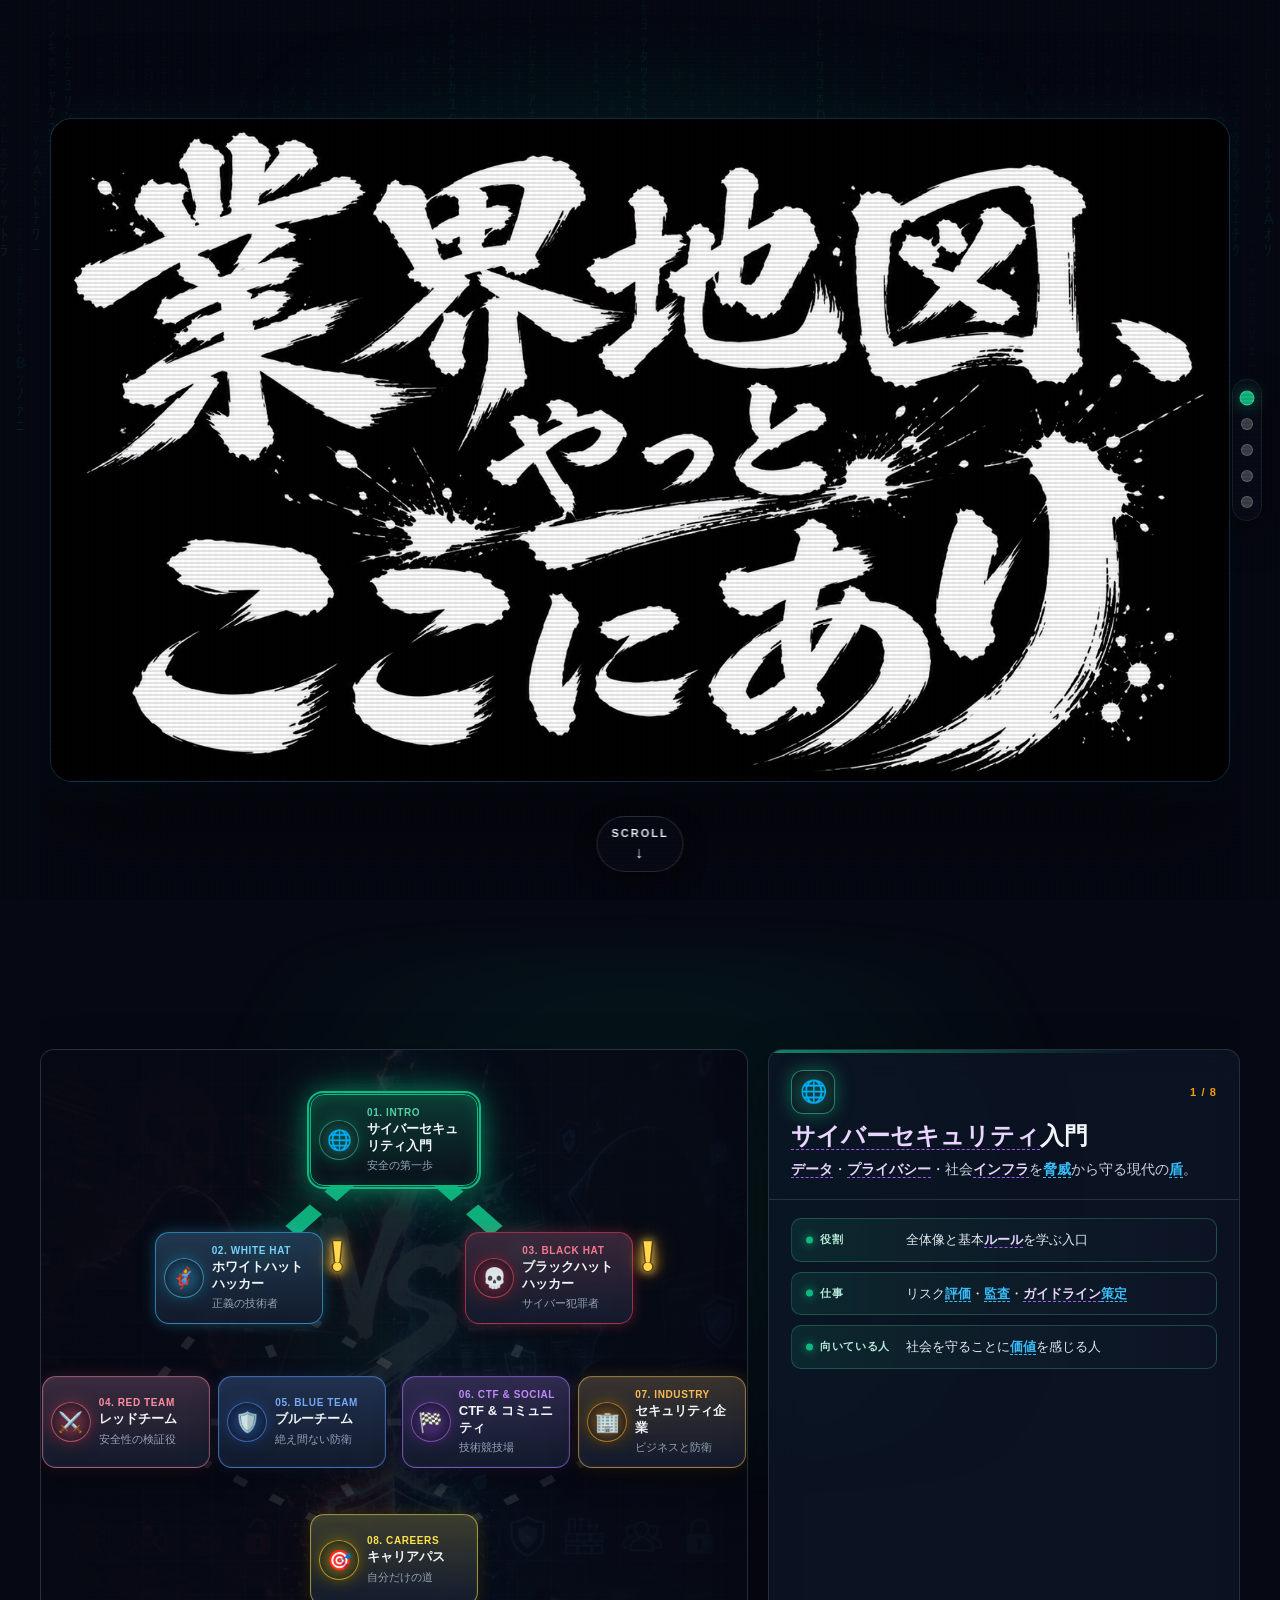
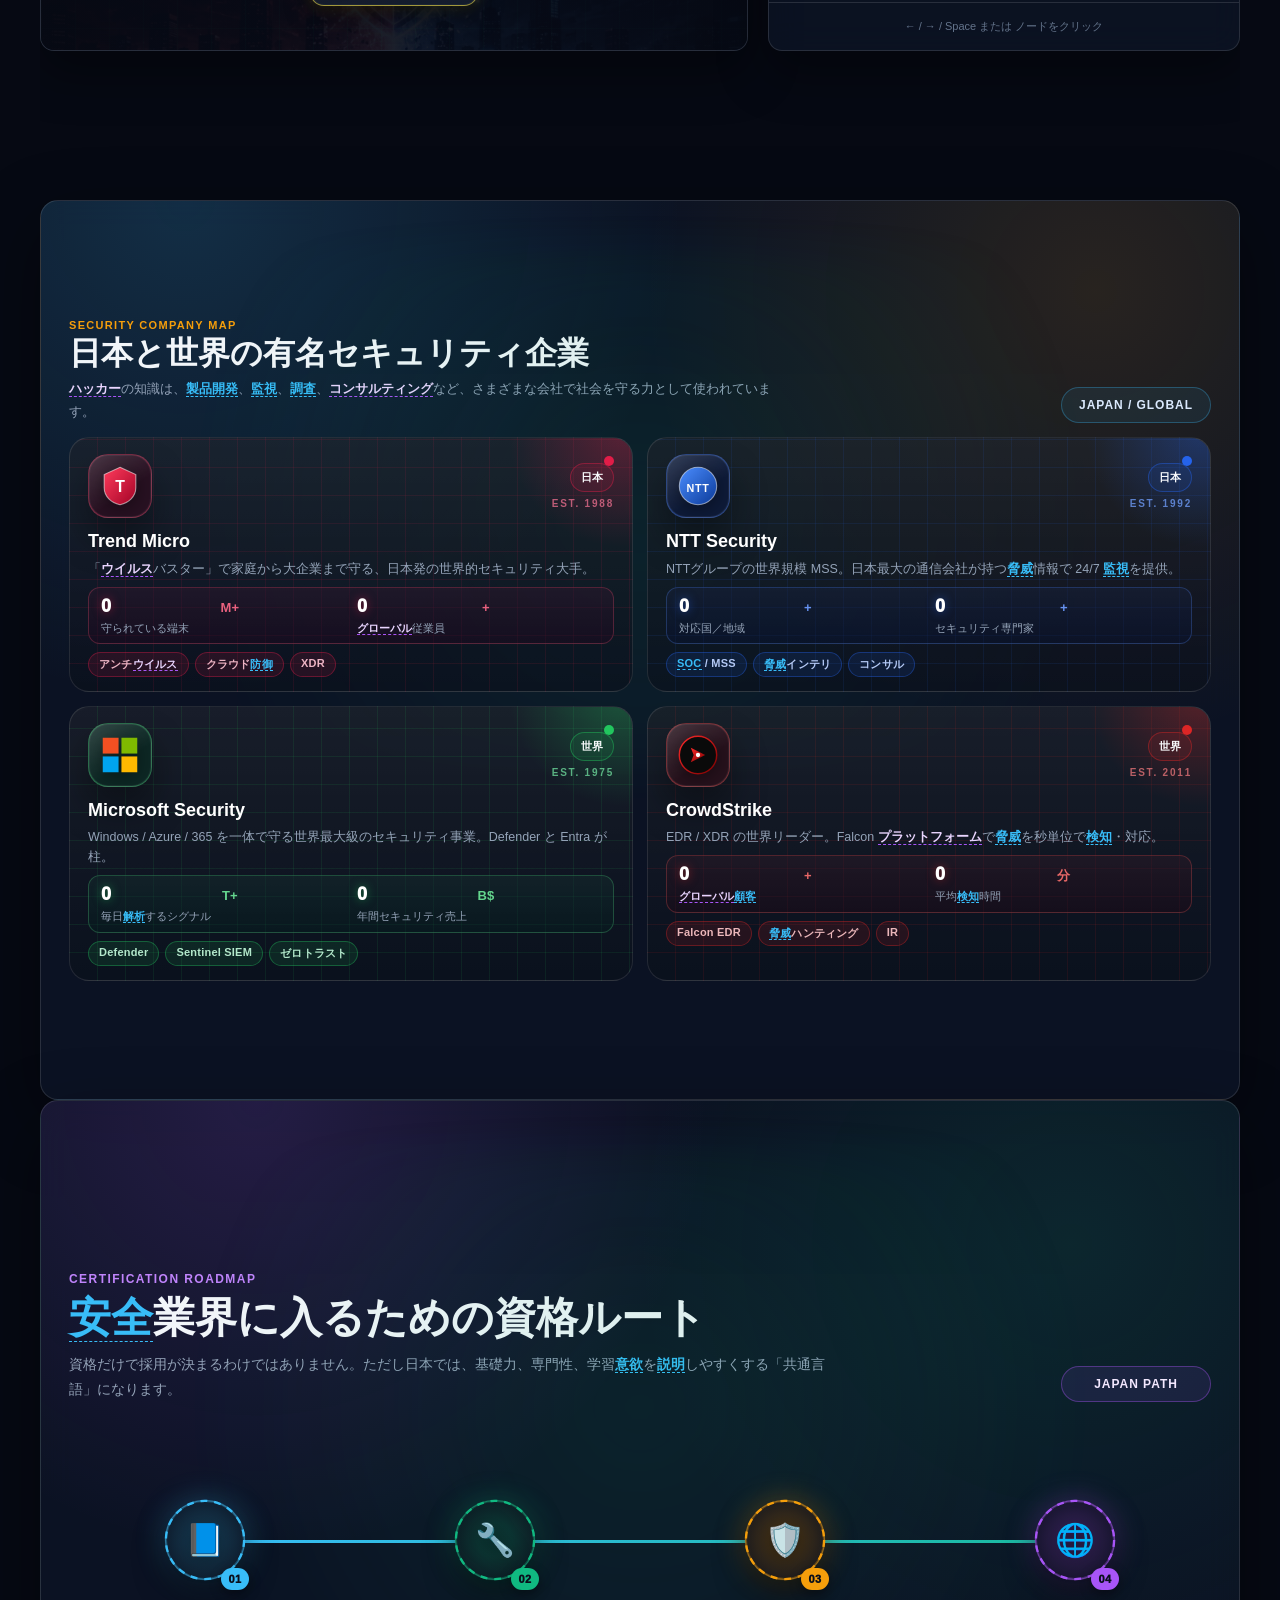
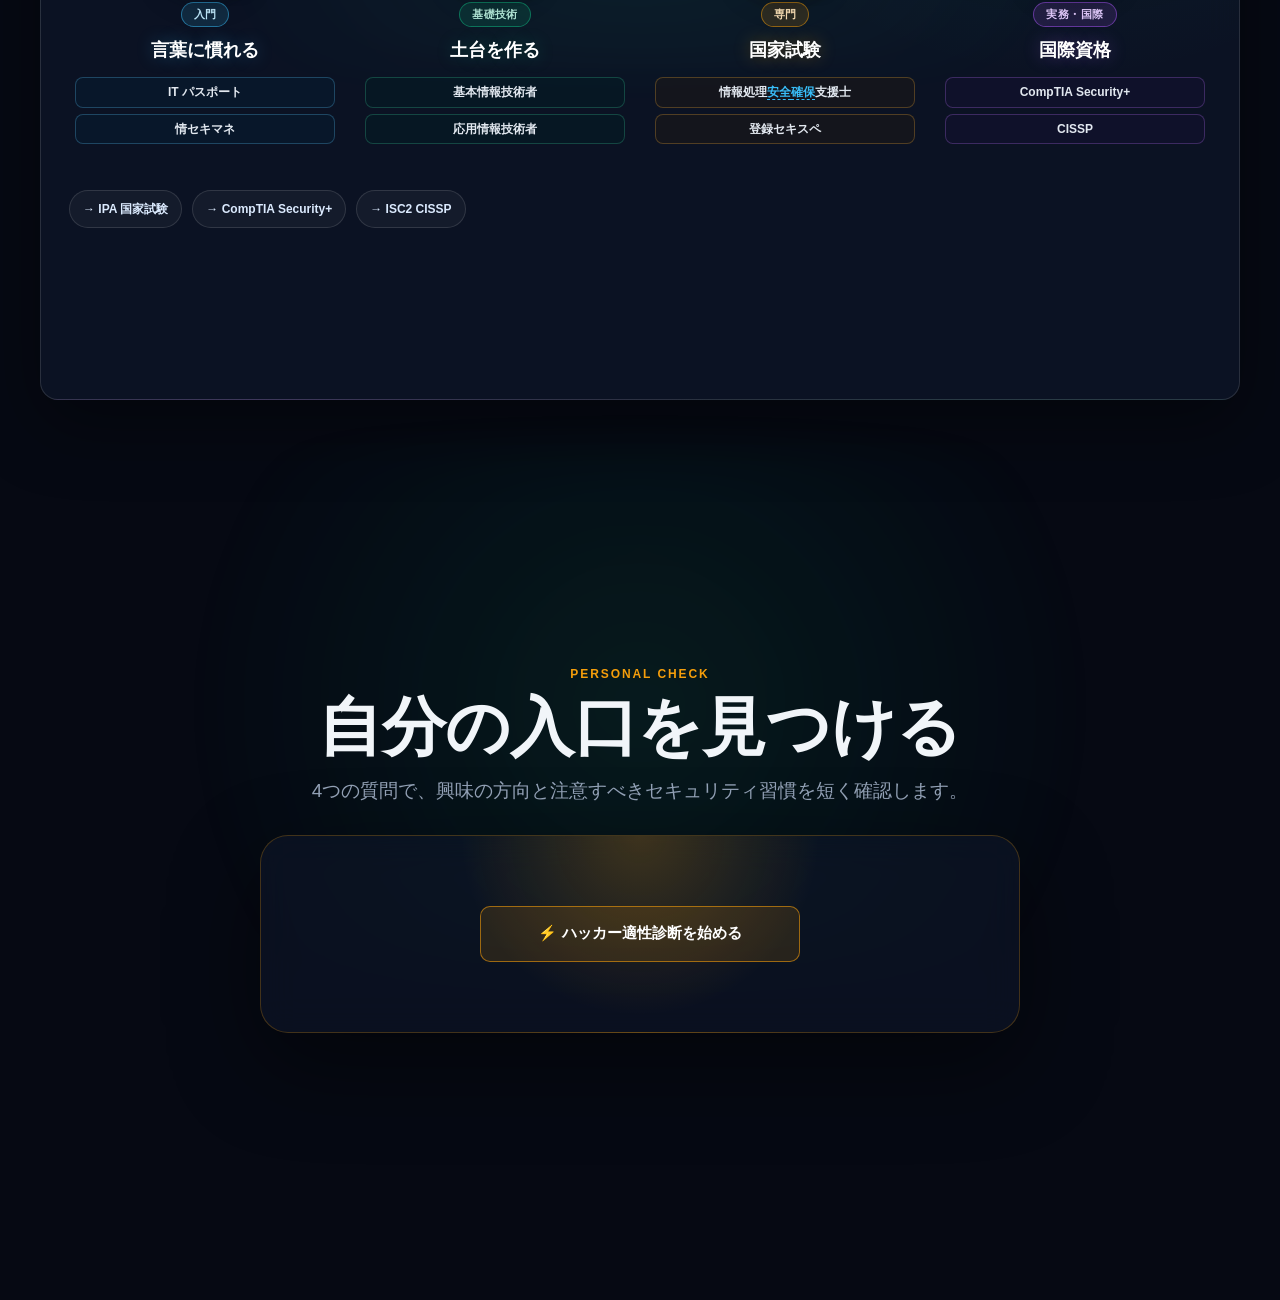
<file: templates/hacker_map.html>
<!doctype html>
<html lang="ja">
  <head>
    <meta charset="UTF-8" />
    <meta name="viewport" content="width=device-width, initial-scale=1.0" />
    <title>ハッカーの業界地図</title>
    <link rel="stylesheet" href="/static/css/hacker_map.css?v=2" />
  </head>
  <body>
    <!-- Background Canvas for Matrix Rain -->
    <canvas id="matrixCanvas"></canvas>

    <!-- Right-side section navigation -->
    <nav class="side-nav" aria-label="セクションナビゲーション">
      <a href="#section-intro" class="side-nav-dot is-active" data-target="section-intro" aria-label="開場">
        <span class="side-nav-label">開場</span>
      </a>
      <a href="#section-map" class="side-nav-dot" data-target="section-map" aria-label="業界地図">
        <span class="side-nav-label">業界地図</span>
      </a>
      <a href="#section-companies" class="side-nav-dot" data-target="section-companies" aria-label="企業マップ">
        <span class="side-nav-label">企業マップ</span>
      </a>
      <a href="#section-certifications" class="side-nav-dot" data-target="section-certifications" aria-label="資格ルート">
        <span class="side-nav-label">資格ルート</span>
      </a>
      <a href="#section-quiz" class="side-nav-dot" data-target="section-quiz" aria-label="適性診断">
        <span class="side-nav-label">適性診断</span>
      </a>
    </nav>

    <div class="shell" id="shell">
      <section class="story-panel intro-story" id="section-intro" aria-label="ハッカーの業界地図画像">
        <div class="hero-image-slot">
          <img src="/static/images/業界地図.png" alt="ハッカーの業界地図" />
        </div>
        <a class="scroll-hint" href="#section-map" aria-label="次のセクションへスクロール">
          <span class="scroll-hint-text">SCROLL</span>
          <span class="scroll-hint-arrow" aria-hidden="true">↓</span>
        </a>
      </section>

      <section class="story-panel map-story" id="section-map" aria-label="インタラクティブな業界地図">
        <main class="workspace">
          <section class="map-card" aria-label="セキュリティ業界の入門地図">
            <div class="map-stage" id="mapStage">
              <svg class="edge-layer" viewBox="0 0 100 100" preserveAspectRatio="none" aria-hidden="true" id="edgeLayer"></svg>
              <button class="news-trigger whitehat-ai" type="button" id="aiTrigger" aria-label="AIとハッカー画像を表示">
                <span class="news-spark" aria-hidden="true">!</span>
              </button>
              <button class="news-trigger blackhat-news" type="button" id="newsTrigger" aria-label="ニュース画像を表示">
                <span class="news-spark" aria-hidden="true">!</span>
              </button>
              <!-- Nodes will be injected here by JS -->
            </div>
          </section>

          <aside class="detail-card" aria-live="polite" aria-label="選択中の説明">
            <div class="detail-header">
              <div class="detail-header-top">
                <span class="detail-icon" id="detailIcon" aria-hidden="true">🌐</span>
                <p class="step" id="stepLabel">1 / 8</p>
              </div>
              <h2 class="detail-title" id="detailTitle">ロード中...</h2>
              <p class="summary" id="detailSummary"></p>
            </div>
            <div class="detail-body" id="detailBody">
              <div class="info-chips">
                <section class="chip-box">
                  <span class="chip-label">役割</span>
                  <p class="chip-text" id="detailKind"></p>
                </section>
                <section class="chip-box">
                  <span class="chip-label">仕事</span>
                  <p class="chip-text" id="detailWork"></p>
                </section>
                <section class="chip-box">
                  <span class="chip-label">向いている人</span>
                  <p class="chip-text" id="detailFit"></p>
                </section>
              </div>
            </div>
            <div class="controls">
              <p class="hint">← / → / Space または ノードをクリック</p>
            </div>
          </aside>
        </main>
      </section>

      <!-- Infographic: Hacker vs White Hacker -->
      <section class="infographic-section" id="section-infographic" aria-label="ハッカー vs ホワイトハッカー 情報図">
        <h2>🔥 攻撃 vs 防御 ― サイバーセキュリティの全体像</h2>
        <div class="infographic-frame" id="infographicFrame" onclick="openInfographic()">
          <img src="/static/images/hacker_vs_whitehacker.jpg" alt="ハッカー vs ホワイトハッカー ― 攻撃側（レッドチーム）と防御側（ブルーチーム）の対比、攻防の主なフェーズ、主な攻撃手法と防御手法の一覧" loading="lazy" />
          <div class="infographic-caption">
            📋 クリックで拡大表示 ｜ ハッカー（攻撃側）vs ホワイトハッカー（防御側）の攻防フェーズ・手法・対策を完全網羅
          </div>
        </div>
      </section>

      <!-- Fullscreen Infographic Overlay -->
      <div class="infographic-fullscreen" id="infographicFullscreen" onclick="closeInfographic()">
        <img src="/static/images/hacker_vs_whitehacker.jpg" alt="拡大表示: ハッカー vs ホワイトハッカー" />
      </div>

      <!-- Security Company Map -->
      <section class="companies story-panel" id="section-companies" aria-labelledby="companies-title">
        <div class="companies-header">
          <div>
            <p class="companies-eyebrow">SECURITY COMPANY MAP</p>
            <h2 id="companies-title">日本と世界の有名セキュリティ企業</h2>
            <p class="companies-lead">
              ハッカーの知識は、製品開発、監視、調査、コンサルティングなど、さまざまな会社で社会を守る力として使われています。
            </p>
          </div>
          <div class="company-region-pill">JAPAN / GLOBAL</div>
        </div>

        <div class="company-grid" id="companyGrid">
          <!-- Cards rendered by renderCompanies() -->
        </div>
      </section>

      <!-- Certification Roadmap -->
      <section class="certifications story-panel" id="section-certifications" aria-labelledby="cert-title">
        <div class="cert-header">
          <div>
            <p class="cert-eyebrow">CERTIFICATION ROADMAP</p>
            <h2 id="cert-title">安全業界に入るための資格ルート</h2>
            <p class="cert-lead">
              資格だけで採用が決まるわけではありません。ただし日本では、基礎力、専門性、学習意欲を説明しやすくする「共通言語」になります。
            </p>
          </div>
          <div class="cert-pill">JAPAN PATH</div>
        </div>

        <!-- ===== Animated 4-level timeline (steps rendered by renderCerts()) ===== -->
        <div class="cert-timeline">
          <div class="cert-track" aria-hidden="true">
            <div class="cert-track-fill" id="certTrackFill"></div>
          </div>
          <!-- cert-step articles injected here -->
        </div>

        <div class="cert-link-row" aria-label="資格の公式情報">
          <a class="cert-link" href="https://www.ipa.go.jp/shiken/about/index.html" target="_blank" rel="noopener noreferrer">→ IPA 国家試験</a>
          <a class="cert-link" href="https://www.comptia.org/ja-jp/certifications/security/" target="_blank" rel="noopener noreferrer">→ CompTIA Security+</a>
          <a class="cert-link" href="https://www.isc2.org/certifications/cissp/cissp-experience-requirements" target="_blank" rel="noopener noreferrer">→ ISC2 CISSP</a>
        </div>
      </section>

      <section class="story-panel quiz-story" id="section-quiz" aria-labelledby="quiz-story-title">
        <div class="chapter-copy">
          <p class="chapter-kicker">PERSONAL CHECK</p>
          <h2 class="chapter-title" id="quiz-story-title">自分の入口を見つける</h2>
          <p class="chapter-lead">4つの質問で、興味の方向と注意すべきセキュリティ習慣を短く確認します。</p>
        </div>
        <div class="quiz-launch">
          <button class="control-btn" id="startQuizBtn" onclick="startQuiz()">
            ⚡ ハッカー適性診断を始める
          </button>
        </div>
      </section>
    </div>



    <!-- Quiz Modal -->
    <div class="modal-overlay" id="quizModal">
      <div class="modal-container" style="max-width: 500px;">
        <button class="modal-close" id="quizCloseBtn">&times;</button>
        <div class="modal-header">
          <h3 class="modal-title" style="color: var(--gold);">💻 ハッカー適性診断</h3>
        </div>
        <div class="modal-body" id="quizBody">
          <!-- Quiz Question Window -->
          <div id="quizQuestionContainer">
            <p id="quizQuestionText" style="font-size: 16px; line-height: 1.6; margin-bottom: 20px; font-weight: bold;"></p>
            <div id="quizAnswers" style="display: grid; gap: 12px;">
              <!-- Answers injected by JS -->
            </div>
          </div>
          <!-- Quiz Result Window -->
          <div id="quizResultContainer" style="display: none; text-align: center; padding: 10px 0;">
            <div class="quiz-result-figure">
              <img id="quizResultImage" alt="" />
            </div>
            <h4 id="quizResultTitle" style="font-size: 20px; color: var(--green); margin-bottom: 12px;"></h4>
            <p id="quizResultDesc" style="font-size: 15px; line-height: 1.7; color: var(--text); margin-bottom: 20px;"></p>
            <div id="quizResultDetail" class="info-box" style="text-align: left; background: rgba(15,23,42,0.6); padding: 16px;"></div>
            <button class="control-btn" id="restartQuizBtn" style="margin-top: 20px; width: 100%;">もう一度診断する</button>
          </div>
        </div>
      </div>
    </div>

    <!-- News Modal -->
    <div class="modal-overlay" id="newsModal">
      <div class="modal-container news-modal-container">
        <button class="modal-close" id="newsCloseBtn">&times;</button>
        <img class="news-image" src="/static/images/news.png" alt="アメリカの教育アプリがハッキング被害" />
      </div>
    </div>

    <!-- AI and Hacker Modal -->
    <div class="modal-overlay" id="aiModal">
      <div class="modal-container news-modal-container">
        <button class="modal-close" id="aiCloseBtn">&times;</button>
        <img class="news-image" src="/static/images/aiとハッカー.png" alt="AI とハッカー" />
      </div>
    </div>

    <script src="/static/js/hacker_map.js?v=2"></script>
  </body>
</html>
</file>
<file: static/css/hacker_map.css>
:root {
        color-scheme: dark;
        --bg: #060913;
        --text: #f1f5f9;
        --muted: #94a3b8;
        --line: rgba(255, 255, 255, 0.12);
        --panel: rgba(15, 23, 42, 0.65);
        --panel-strong: rgba(30, 41, 59, 0.85);
        --blue: #38bdf8;
        --gold: #f59e0b;
        --green: #10b981;
        --pink: #f43f5e;
        --purple: #a855f7;
        --active: var(--blue);
      }

      * {
        box-sizing: border-box;
      }

      html {
        scroll-behavior: smooth;
        /* scroll-snap removed: it caused long content (companies, certifications)
           to be "pulled back" mid-scroll. Smooth scroll is still on for anchor nav. */
      }

      body {
        margin: 0;
        min-height: 100vh;
        overflow-x: hidden;
        background-color: var(--bg);
        color: var(--text);
        font-family: -apple-system, BlinkMacSystemFont, "Segoe UI", "Hiragino Sans", sans-serif;
        transition: background 260ms ease;
        position: relative;
      }

      /* Matrix Digital Rain Canvas */
      #matrixCanvas {
        position: fixed;
        inset: 0;
        z-index: -2;
        pointer-events: none;
        opacity: 0.12;
      }

      /* Glowing scan line overlay */
      body::after {
        content: "";
        position: fixed;
        inset: 0;
        pointer-events: none;
        background: linear-gradient(rgba(18, 16, 16, 0) 50%, rgba(0, 0, 0, 0.25) 50%), linear-gradient(90deg, rgba(255, 0, 0, 0.06), rgba(0, 255, 0, 0.02), rgba(0, 0, 255, 0.06));
        background-size: 100% 4px, 6px 100%;
        z-index: 9999;
        opacity: 0.4;
      }

      .shell {
        width: 100%;
        margin: 0;
        padding: 0;
        position: relative;
        z-index: 1;
      }

      .story-panel {
        width: min(1200px, calc(100% - 44px));
        min-height: 100svh;
        margin: 0 auto;
        padding: clamp(46px, 7vh, 84px) 0;
        position: relative;
        display: grid;
        align-content: center;
        overflow: clip;
      }

      .story-panel::before {
        content: "";
        position: absolute;
        inset: 5vh -8vw auto;
        height: 58vh;
        border-radius: 999px;
        background: radial-gradient(circle, color-mix(in srgb, var(--active) 13%, transparent), transparent 62%);
        filter: blur(24px);
        opacity: 0.78;
        pointer-events: none;
      }

      /* ===== Right-side section navigation ===== */
      .side-nav {
        position: fixed;
        top: 50%;
        right: 18px;
        transform: translateY(-50%);
        z-index: 50;
        display: grid;
        gap: 14px;
        padding: 12px 8px;
        border-radius: 999px;
        background: rgba(11, 15, 26, 0.55);
        border: 1px solid rgba(255, 255, 255, 0.08);
        backdrop-filter: blur(10px);
        box-shadow: 0 12px 36px rgba(0, 0, 0, 0.5);
      }

      .side-nav-dot {
        position: relative;
        display: block;
        width: 12px;
        height: 12px;
        border-radius: 50%;
        background: rgba(255, 255, 255, 0.22);
        border: 1px solid rgba(255, 255, 255, 0.18);
        transition: background 180ms ease, transform 180ms ease, border-color 180ms ease;
      }

      .side-nav-dot:hover {
        background: color-mix(in srgb, var(--active) 60%, white 20%);
        transform: scale(1.2);
      }

      .side-nav-dot.is-active {
        background: var(--active);
        border-color: color-mix(in srgb, var(--active) 80%, white 20%);
        box-shadow: 0 0 12px color-mix(in srgb, var(--active) 60%, transparent);
        transform: scale(1.25);
      }

      .side-nav-label {
        position: absolute;
        top: 50%;
        right: calc(100% + 12px);
        transform: translateY(-50%) translateX(6px);
        white-space: nowrap;
        padding: 4px 10px;
        border-radius: 6px;
        background: rgba(11, 15, 26, 0.92);
        border: 1px solid rgba(255, 255, 255, 0.1);
        color: var(--text);
        font-size: 11px;
        font-weight: 700;
        letter-spacing: 0.04em;
        opacity: 0;
        pointer-events: none;
        transition: opacity 160ms ease, transform 160ms ease;
      }

      .side-nav-dot:hover .side-nav-label,
      .side-nav-dot:focus-visible .side-nav-label {
        opacity: 1;
        transform: translateY(-50%) translateX(0);
      }

      /* ===== Intro scroll hint ===== */
      .scroll-hint {
        position: absolute;
        left: 50%;
        bottom: 28px;
        transform: translateX(-50%);
        z-index: 2;
        display: grid;
        justify-items: center;
        gap: 6px;
        padding: 10px 14px;
        border-radius: 999px;
        background: rgba(11, 15, 26, 0.55);
        border: 1px solid rgba(255, 255, 255, 0.14);
        color: var(--text);
        text-decoration: none;
        font-size: 11px;
        font-weight: 800;
        letter-spacing: 0.18em;
        backdrop-filter: blur(8px);
        animation: scrollHintFloat 1.8s ease-in-out infinite;
        box-shadow: 0 8px 24px rgba(0, 0, 0, 0.45);
      }

      .scroll-hint:hover,
      .scroll-hint:focus-visible {
        outline: none;
        border-color: color-mix(in srgb, var(--active) 70%, white 20%);
        color: color-mix(in srgb, var(--active) 60%, white 40%);
      }

      .scroll-hint-arrow {
        font-size: 16px;
        line-height: 1;
      }

      @keyframes scrollHintFloat {
        0%, 100% { transform: translateX(-50%) translateY(0); opacity: 0.85; }
        50%      { transform: translateX(-50%) translateY(6px); opacity: 1; }
      }

      @media (prefers-reduced-motion: reduce) {
        .scroll-hint { animation: none; }
      }

      @media (max-width: 760px) {
        .side-nav {
          right: 10px;
          gap: 10px;
          padding: 10px 6px;
        }
        .side-nav-dot { width: 10px; height: 10px; }
        .scroll-hint { bottom: 18px; padding: 8px 12px; font-size: 10px; }
      }

      .chapter-copy {
        position: relative;
        z-index: 1;
        display: grid;
        gap: 12px;
        max-width: 780px;
        margin-bottom: 28px;
      }

      .chapter-kicker {
        margin: 0;
        color: var(--gold);
        font-size: 12px;
        font-weight: 900;
        letter-spacing: 0.16em;
      }

      .chapter-title {
        margin: 0;
        font-size: clamp(34px, 5vw, 64px);
        line-height: 1.08;
        font-weight: 950;
        letter-spacing: -0.01em;
      }

      .chapter-lead {
        margin: 0;
        color: var(--muted);
        font-size: clamp(15px, 1.7vw, 19px);
        line-height: 1.8;
      }

      .topbar {
        display: flex;
        justify-content: space-between;
        align-items: center;
        gap: 16px;
        margin-bottom: 28px;
      }

      .back-link {
        color: #38bdf8;
        text-decoration: none;
        font-size: 14px;
        font-weight: 700;
        display: flex;
        align-items: center;
        gap: 6px;
        transition: color 180ms ease;
      }

      .back-link:hover {
        color: #7dd3fc;
      }

      .mode-label {
        padding: 6px 14px;
        border: 1px solid color-mix(in srgb, var(--active) 50%, transparent);
        border-radius: 999px;
        background: color-mix(in srgb, var(--active) 13%, transparent);
        color: #f8fafc;
        font-size: 12px;
        font-weight: 800;
        letter-spacing: 0.05em;
        box-shadow: 0 0 10px color-mix(in srgb, var(--active) 30%, transparent);
      }

      .hero-image-slot {
        aspect-ratio: 1672 / 941;
        width: min(1180px, 100%);
        min-height: 0;
        margin: 0 auto;
        border: 1px solid rgba(56, 189, 248, 0.18);
        border-radius: 22px;
        background:
          linear-gradient(135deg, rgba(56, 189, 248, 0.08), transparent 44%),
          rgba(15, 23, 42, 0.28);
        backdrop-filter: blur(8px);
        overflow: hidden;
        box-shadow: 0 34px 100px rgba(0, 0, 0, 0.58), 0 0 50px rgba(56, 189, 248, 0.08);
        position: relative;
        z-index: 1;
      }

      .hero-image-slot img {
        display: block;
        width: 100%;
        height: 100%;
        object-fit: cover;
        background: rgba(2, 6, 23, 0.54);
      }

      .hero {
        display: grid;
        grid-template-columns: minmax(320px, 1fr) 320px;
        gap: 24px;
        align-items: end;
        margin-bottom: 22px;
      }

      .eyebrow {
        margin: 0 0 8px;
        color: var(--gold);
        font-size: 13px;
        font-weight: 850;
        letter-spacing: 0.1em;
      }

      h1 {
        margin: 0;
        max-width: 800px;
        font-size: clamp(36px, 5vw, 68px);
        line-height: 1.1;
        letter-spacing: -0.02em;
        font-weight: 900;
        text-shadow: 0 0 20px color-mix(in srgb, var(--active) 20%, transparent);
      }

      .lead {
        margin: 12px 0 0;
        max-width: 760px;
        color: var(--muted);
        font-size: 16px;
        line-height: 1.7;
      }

      .memo {
        position: relative;
        overflow: hidden;
        padding: 18px;
        border: 1px solid var(--line);
        border-radius: 12px;
        background: var(--panel);
        backdrop-filter: blur(12px);
        box-shadow: 0 20px 40px rgba(0, 0, 0, 0.4);
      }

      .memo::after {
        content: "";
        position: absolute;
        inset: auto -20% -55% 20%;
        height: 120px;
        background: radial-gradient(circle, color-mix(in srgb, var(--active) 40%, transparent), transparent 60%);
        filter: blur(10px);
        pointer-events: none;
      }

      .memo h2 {
        margin: 0 0 8px;
        color: #ffffff;
        font-size: 14px;
        font-weight: 700;
        letter-spacing: 0.05em;
      }

      .memo p {
        position: relative;
        z-index: 1;
        margin: 0;
        color: #e2e8f0;
        font-size: 14px;
        line-height: 1.6;
      }

      .progress-dots {
        display: flex;
        gap: 8px;
        margin: 0 0 16px;
        position: relative;
        z-index: 1;
      }

      .progress-dot {
        width: 32px;
        height: 6px;
        border: 0;
        border-radius: 999px;
        background: rgba(255, 255, 255, 0.15);
        cursor: pointer;
        transition: width 180ms ease, background 180ms ease, box-shadow 180ms ease;
      }

      .progress-dot.active {
        width: 54px;
        background: var(--active);
        box-shadow: 0 0 15px color-mix(in srgb, var(--active) 65%, transparent);
      }

      .workspace {
        display: grid;
        grid-template-columns: minmax(520px, 1.2fr) minmax(330px, 0.8fr);
        gap: 20px;
        align-items: stretch;
        position: relative;
        z-index: 1;
      }

      .map-card,
      .detail-card {
        border: 1px solid var(--line);
        border-radius: 14px;
        background: var(--panel);
        backdrop-filter: blur(16px);
        box-shadow: 0 20px 50px rgba(0, 0, 0, 0.4);
      }

      .map-card {
        position: relative;
        min-height: 600px;
        overflow: hidden;
      }

      .map-card::before {
        content: "";
        position: absolute;
        inset: 0;
        background: url("/static/images/hacker_vs_whitehacker.jpg") center / cover no-repeat;
        opacity: 0.2;
        filter: saturate(0.85) contrast(1.08);
        pointer-events: none;
      }

      .map-card::after {
        content: "";
        position: absolute;
        inset: 0;
        background:
          linear-gradient(90deg, rgba(6, 9, 19, 0.88), rgba(6, 9, 19, 0.58) 48%, rgba(6, 9, 19, 0.88)),
          radial-gradient(circle at 50% 50%, color-mix(in srgb, var(--active) 14%, transparent), transparent 46%),
          linear-gradient(color-mix(in srgb, var(--active) 6%, transparent) 1px, transparent 1px),
          linear-gradient(90deg, color-mix(in srgb, var(--active) 6%, transparent) 1px, transparent 1px);
        background-size: auto, auto, 34px 34px, 34px 34px;
        pointer-events: none;
      }

      .map-stage {
        position: relative;
        z-index: 1;
        height: 100%;
        min-height: 600px;
        padding: 24px;
      }

      .edge-layer {
        position: absolute;
        inset: 0;
        width: 100%;
        height: 100%;
        pointer-events: none;
      }

      .edge {
        stroke: rgba(255, 255, 255, 0.1);
        stroke-width: 1.2;
        stroke-dasharray: 2 4;
        transition: stroke 200ms ease, stroke-width 200ms ease, opacity 200ms ease, filter 200ms ease;
      }

      .edge.active {
        stroke: var(--active);
        stroke-width: 2.4;
        stroke-dasharray: 5 3;
        animation: edgeFlow 0.9s linear infinite;
        opacity: 0.95;
        filter: drop-shadow(0 0 4px color-mix(in srgb, var(--active) 70%, transparent));
      }

      @keyframes edgeFlow {
        to { stroke-dashoffset: -18; }
      }

      /* ===== Node button (upgraded) ===== */
      .map-node-button {
        --node-color: #69a7ff;
        position: absolute;
        width: 168px;
        min-height: 92px;
        padding: 10px 12px 10px 56px;
        transform: translate(-50%, -50%);
        border: 1px solid color-mix(in srgb, var(--node-color) 45%, rgba(148, 197, 255, 0.3));
        border-radius: 14px;
        background:
          linear-gradient(180deg, color-mix(in srgb, var(--node-color) 14%, rgba(255, 255, 255, 0.06)), rgba(255, 255, 255, 0.02)),
          rgba(15, 23, 42, 0.92);
        color: var(--text);
        text-align: left;
        cursor: pointer;
        backdrop-filter: blur(8px);
        opacity: 0;
        animation: nodeFadeIn 600ms ease-out forwards;
        transition: transform 220ms ease, border-color 220ms ease, background 220ms ease, box-shadow 220ms ease;
        box-shadow:
          0 10px 26px rgba(0, 0, 0, 0.45),
          0 0 0 1px rgba(255, 255, 255, 0.04) inset,
          0 0 16px color-mix(in srgb, var(--node-color) 18%, transparent);
      }

      @keyframes nodeFadeIn {
        from { opacity: 0; filter: blur(5px); transform: translate(-50%, -40%); }
        to   { opacity: 1; filter: blur(0);  transform: translate(-50%, -50%); }
      }

      .map-node-button:hover,
      .map-node-button:focus-visible {
        outline: none;
        transform: translate(-50%, -50%) scale(1.06);
        border-color: color-mix(in srgb, var(--node-color) 85%, white 15%);
        box-shadow:
          0 14px 32px rgba(0, 0, 0, 0.5),
          0 0 24px color-mix(in srgb, var(--node-color) 55%, transparent);
      }

      .map-node-button.active {
        border-color: var(--node-color);
        background:
          linear-gradient(180deg, color-mix(in srgb, var(--node-color) 26%, transparent), transparent),
          rgba(11, 15, 26, 0.96);
        box-shadow:
          0 0 26px color-mix(in srgb, var(--node-color) 65%, transparent),
          0 0 60px color-mix(in srgb, var(--node-color) 30%, transparent),
          inset 0 0 14px color-mix(in srgb, var(--node-color) 22%, transparent);
        z-index: 3;
      }

      .map-node-button.related {
        border-color: color-mix(in srgb, var(--node-color) 60%, transparent);
        box-shadow: 0 0 14px color-mix(in srgb, var(--node-color) 30%, transparent);
      }

      /* big icon disc on the left of the node */
      .node-icon {
        position: absolute;
        left: 8px;
        top: 50%;
        transform: translateY(-50%);
        width: 40px;
        height: 40px;
        display: grid;
        place-items: center;
        border-radius: 50%;
        background:
          radial-gradient(circle, color-mix(in srgb, var(--node-color) 35%, #0a0f1c) 30%, #0a0f1c 100%);
        color: #fff;
        font-size: 20px;
        line-height: 1;
        box-shadow:
          inset 0 0 0 1px color-mix(in srgb, var(--node-color) 50%, rgba(255,255,255,0.18)),
          0 0 14px color-mix(in srgb, var(--node-color) 40%, transparent);
        filter: drop-shadow(0 2px 6px rgba(0, 0, 0, 0.5));
      }

      .node-body { display: block; }

      .node-kicker {
        display: block;
        margin-bottom: 3px;
        color: color-mix(in srgb, var(--node-color) 70%, white 30%);
        font-size: 10px;
        font-weight: 800;
        letter-spacing: 0.06em;
      }

      .node-title {
        display: block;
        font-size: 13px;
        font-weight: 800;
        line-height: 1.25;
      }

      .node-risk {
        display: block;
        margin-top: 4px;
        color: var(--muted);
        font-size: 11px;
        line-height: 1.35;
      }

      /* pulsing brand-color ring on active node */
      .node-pulse {
        position: absolute;
        inset: -4px;
        border-radius: 16px;
        pointer-events: none;
        opacity: 0;
        border: 2px solid var(--node-color);
      }

      .map-node-button.active .node-pulse {
        opacity: 1;
        animation: nodePulseRing 1.8s ease-out infinite;
      }

      @keyframes nodePulseRing {
        0%   { transform: scale(1);    opacity: 0.85; }
        100% { transform: scale(1.25); opacity: 0; }
      }

      @media (prefers-reduced-motion: reduce) {
        .map-node-button.active .node-pulse { animation: none; }
        .edge.active { animation: none; }
      }

      .news-trigger {
        position: absolute;
        z-index: 4;
        width: 40px;
        height: 48px;
        padding: 0;
        border: 0;
        border-radius: 999px;
        background: transparent;
        color: #ffd84d;
        cursor: pointer;
        display: grid;
        place-items: center;
        animation: newsPulse 1.8s ease-in-out infinite;
      }

      .news-trigger.blackhat-news {
        left: 83%;
        top: 31%;
      }

      .news-trigger.whitehat-ai {
        left: 39%;
        top: 31%;
      }

      .news-trigger::before {
        content: "";
        position: absolute;
        inset: 5px 2px 1px;
        border-radius: 50%;
        background:
          radial-gradient(circle, rgba(255, 216, 77, 0.46), rgba(245, 158, 11, 0.14) 38%, transparent 68%);
        filter: blur(3px);
        opacity: 0.9;
        animation: questGlow 2s ease-in-out infinite;
      }

      .news-trigger::after {
        content: none;
      }

      .news-spark {
        position: relative;
        z-index: 1;
        transform: translateY(-4px);
        font-family: Georgia, "Times New Roman", serif;
        font-size: 43px;
        font-weight: 950;
        line-height: 1;
        color: #ffd84d;
        text-shadow:
          -1.4px 0 #5e3a00,
          0 1.4px #5e3a00,
          1.4px 0 #5e3a00,
          0 -1.4px #5e3a00,
          0 0 8px rgba(255, 245, 157, 0.95),
          0 0 16px rgba(245, 158, 11, 0.88),
          0 0 28px rgba(245, 158, 11, 0.48);
        animation: questBounce 1.65s ease-in-out infinite;
      }

      .news-trigger:hover,
      .news-trigger:focus-visible {
        outline: none;
        transform: translateY(-2px) scale(1.08);
      }

      @keyframes newsPulse {
        0%, 100% { filter: saturate(1); }
        50% { filter: saturate(1.3); }
      }

      @keyframes questGlow {
        0%, 100% { transform: scale(0.9); opacity: 0.48; }
        50% { transform: scale(1.16); opacity: 0.95; }
      }

      @keyframes questBounce {
        0%, 100% { transform: translateY(-4px) scale(1); }
        50% { transform: translateY(-9px) scale(1.04); }
      }

      .detail-card {
        min-height: 600px;
        display: grid;
        grid-template-rows: auto 1fr auto;
        overflow: hidden;
        position: relative;
      }

      /* subtle accent corner using the active color */
      .detail-card::before {
        content: "";
        position: absolute;
        inset: 0 0 auto 0;
        height: 3px;
        background: linear-gradient(90deg, var(--active), transparent 80%);
        opacity: 0.7;
        pointer-events: none;
      }

      .detail-header {
        padding: 20px 22px 18px;
        border-bottom: 1px solid var(--line);
      }

      .detail-header-top {
        display: flex;
        align-items: center;
        justify-content: space-between;
        gap: 12px;
        margin-bottom: 8px;
      }

      .detail-icon {
        width: 44px;
        height: 44px;
        display: grid;
        place-items: center;
        border-radius: 12px;
        background:
          radial-gradient(circle, color-mix(in srgb, var(--active) 30%, #0a0f1c) 30%, #0a0f1c 100%);
        font-size: 22px;
        line-height: 1;
        box-shadow:
          inset 0 0 0 1px color-mix(in srgb, var(--active) 50%, rgba(255,255,255,0.18)),
          0 0 18px color-mix(in srgb, var(--active) 45%, transparent);
      }

      .step {
        margin: 0;
        color: var(--gold);
        font-size: 11px;
        font-weight: 850;
        letter-spacing: 0.1em;
      }

      .detail-title {
        margin: 0 0 8px;
        font-size: 24px;
        line-height: 1.2;
        font-weight: 850;
      }

      .summary {
        margin: 0;
        color: #cbd5e1;
        font-size: 13.5px;
        line-height: 1.65;
      }

      .detail-body {
        padding: 18px 22px;
        overflow: hidden;
        align-content: start;
        display: grid;
      }

      .info-chips {
        display: grid;
        gap: 10px;
      }

      .chip-box {
        display: grid;
        grid-template-columns: 88px 1fr;
        align-items: center;
        gap: 12px;
        padding: 11px 14px;
        border: 1px solid color-mix(in srgb, var(--active) 22%, rgba(255, 255, 255, 0.08));
        border-radius: 10px;
        background: linear-gradient(90deg,
          color-mix(in srgb, var(--active) 12%, transparent),
          rgba(15, 23, 42, 0.45));
        transition: border-color 200ms ease, background 200ms ease;
      }

      .chip-box:hover {
        border-color: color-mix(in srgb, var(--active) 50%, transparent);
        background: linear-gradient(90deg,
          color-mix(in srgb, var(--active) 20%, transparent),
          rgba(15, 23, 42, 0.55));
      }

      .chip-label {
        position: relative;
        display: inline-flex;
        align-items: center;
        padding-left: 14px;
        color: color-mix(in srgb, var(--active) 30%, #fff);
        font-size: 11px;
        font-weight: 850;
        letter-spacing: 0.06em;
        white-space: nowrap;
      }

      .chip-label::before {
        content: "";
        position: absolute;
        left: 0;
        top: 50%;
        transform: translateY(-50%);
        width: 7px;
        height: 7px;
        border-radius: 50%;
        background: var(--active);
        box-shadow: 0 0 10px var(--active);
      }

      .chip-text {
        margin: 0;
        color: #e2e8f0;
        font-size: 13px;
        line-height: 1.5;
      }

      /* Legacy classes kept for backwards-compat with old markup elsewhere */
      .info-grid { display: grid; gap: 10px; }
      .info-box  { padding: 10px 12px; border: 1px solid rgba(255,255,255,.08); border-radius: 10px; background: rgba(15,23,42,.45); }
      .info-box h3 { margin: 0 0 4px; color: #fff; font-size: 12px; font-weight: 700; }
      .info-box p  { margin: 0; color: var(--muted); font-size: 12.5px; line-height: 1.55; }

      .controls {
        padding: 16px;
        border-top: 1px solid var(--line);
        text-align: center;
      }

      .control-btn {
        border: 1px solid rgba(255, 255, 255, 0.15);
        border-radius: 10px;
        background: rgba(255, 255, 255, 0.05);
        color: #ffffff;
        padding: 12px 14px;
        font-size: 14px;
        font-weight: 700;
        cursor: pointer;
        transition: all 180ms ease;
        display: inline-flex;
        align-items: center;
        justify-content: center;
        gap: 6px;
      }

      .control-btn:hover,
      .control-btn:focus-visible {
        outline: none;
        border-color: var(--active);
        background: color-mix(in srgb, var(--active) 15%, transparent);
        box-shadow: 0 0 10px color-mix(in srgb, var(--active) 20%, transparent);
      }

      .hint {
        margin: 0;
        color: #64748b;
        font-size: 11px;
        text-align: center;
      }

      /* Infographic Section */
      .infographic-section {
        display: none;
      }

      .infographic-section h2 {
        text-align: center;
        font-size: 20px;
        font-weight: 700;
        color: var(--accent);
        margin-bottom: 12px;
        letter-spacing: 0.04em;
        text-shadow: 0 0 20px rgba(16, 185, 129, 0.3);
      }

      .infographic-frame {
        position: relative;
        max-width: min(1100px, 100%);
        margin: 0 auto;
        border-radius: 16px;
        overflow: hidden;
        border: 1px solid var(--line);
        background: rgba(8, 12, 24, 0.7);
        box-shadow: 0 20px 60px rgba(0, 0, 0, 0.5), 0 0 40px rgba(16, 185, 129, 0.08);
        backdrop-filter: blur(12px);
        transition: box-shadow 0.4s ease, transform 0.4s ease;
        cursor: zoom-in;
      }

      .infographic-frame:hover {
        box-shadow: 0 24px 80px rgba(0, 0, 0, 0.6), 0 0 60px rgba(16, 185, 129, 0.15);
        transform: translateY(-4px);
      }

      .infographic-frame img {
        width: 100%;
        height: clamp(520px, 72vh, 680px);
        object-fit: contain;
        background: rgba(2, 6, 23, 0.72);
        display: block;
        transition: transform 0.4s ease;
      }

      .infographic-frame:hover img {
        transform: scale(1.02);
      }

      .infographic-caption {
        text-align: center;
        padding: 10px 16px;
        background: rgba(255, 255, 255, 0.03);
        border-top: 1px solid var(--line);
        color: var(--muted);
        font-size: 11.5px;
        letter-spacing: 0.03em;
      }

      /* Fullscreen overlay for infographic zoom */
      .infographic-fullscreen {
        position: fixed;
        inset: 0;
        z-index: 2000;
        background: rgba(2, 6, 23, 0.92);
        backdrop-filter: blur(12px);
        display: none;
        justify-content: center;
        align-items: center;
        cursor: zoom-out;
        padding: 24px;
      }

      .infographic-fullscreen.active {
        display: flex;
      }

      .infographic-fullscreen img {
        max-width: 95vw;
        max-height: 95vh;
        object-fit: contain;
        border-radius: 12px;
        box-shadow: 0 40px 100px rgba(0, 0, 0, 0.7);
        animation: infographic-zoom-in 0.3s ease;
      }

      @keyframes infographic-zoom-in {
        from { transform: scale(0.85); opacity: 0; }
        to { transform: scale(1); opacity: 1; }
      }

      /* Glossary and Quiz Modals */
      .modal-overlay {
        position: fixed;
        inset: 0;
        z-index: 1000;
        background: rgba(2, 6, 23, 0.85);
        backdrop-filter: blur(8px);
        display: grid;
        place-items: center;
        opacity: 0;
        pointer-events: none;
        transition: opacity 240ms ease;
        padding: 20px;
      }

      .modal-overlay.active {
        opacity: 1;
        pointer-events: auto;
      }

      .modal-container {
        width: 100%;
        max-width: 600px;
        background: rgba(15, 23, 42, 0.95);
        border: 1px solid var(--line);
        border-radius: 16px;
        padding: 24px;
        position: relative;
        box-shadow: 0 30px 60px rgba(0, 0, 0, 0.6), 0 0 40px color-mix(in srgb, var(--active) 15%, transparent);
        transform: scale(0.95);
        transition: transform 240ms cubic-bezier(0.34, 1.56, 0.64, 1);
      }

      .modal-overlay.active .modal-container {
        transform: scale(1);
      }

      .modal-close {
        position: absolute;
        right: 18px;
        top: 18px;
        background: transparent;
        border: none;
        color: var(--muted);
        font-size: 24px;
        cursor: pointer;
        transition: color 180ms ease;
        line-height: 1;
      }

      .modal-close:hover {
        color: #ffffff;
      }

      .modal-title {
        margin: 0;
        font-size: 20px;
        font-weight: 800;
        letter-spacing: -0.01em;
      }

      .modal-body {
        margin-top: 16px;
      }

      .news-modal-container {
        width: auto;
        max-width: calc(100vw - 32px);
        max-height: calc(100vh - 32px);
        overflow: hidden;
        padding: 0;
        background: #ffffff;
        color: #0f172a;
        border: 0;
        border-radius: 16px;
        box-shadow: 0 40px 100px rgba(0, 0, 0, 0.7);
      }

      .news-modal-container .modal-close {
        color: #0f172a;
        background: rgba(255, 255, 255, 0.72);
        border-radius: 50%;
        width: 34px;
        height: 34px;
        display: grid;
        place-items: center;
        z-index: 3;
      }

      .news-image {
        display: block;
        width: min(1180px, calc(100vw - 32px));
        max-height: calc(100vh - 32px);
        height: auto;
        object-fit: contain;
      }

            .glossary-term {
        color: #38bdf8;
        border-bottom: 1px dashed #38bdf8;
        cursor: help;
        font-weight: 600;
        transition: color 180ms ease, border-color 180ms ease;
      }

      .glossary-term:hover {
        color: var(--gold);
        border-bottom-color: var(--gold);
      }

      .glossary-term.katakana-term {
        color: #e9d5ff;
        border-bottom: 1px dashed var(--purple);
      }

      .glossary-term.katakana-term:hover {
        color: var(--purple);
        border-bottom-color: var(--purple);
      }

      /* Glossary Tooltip */
      .glossary-tooltip {
        position: absolute;
        z-index: 99999;
        pointer-events: none;
        background: rgba(15, 23, 42, 0.95);
        backdrop-filter: blur(12px);
        -webkit-backdrop-filter: blur(12px);
        border: 1px solid rgba(56, 189, 248, 0.35);
        box-shadow: 0 10px 25px -5px rgba(0, 0, 0, 0.5), 0 8px 10px -6px rgba(0, 0, 0, 0.5), 0 0 15px rgba(56, 189, 248, 0.15);
        color: #f8fafc;
        padding: 10px 14px;
        border-radius: 10px;
        font-size: 13px;
        line-height: 1.5;
        max-width: 280px;
        opacity: 0;
        transform: translateY(4px) scale(0.95);
        transition: opacity 150ms cubic-bezier(0.4, 0, 0.2, 1), transform 150ms cubic-bezier(0.4, 0, 0.2, 1);
      }

      .glossary-tooltip.active {
        opacity: 1;
        transform: translateY(0) scale(1);
      }

      .glossary-tooltip.katakana-tooltip {
        border-color: rgba(168, 85, 247, 0.45);
        box-shadow: 0 10px 25px -5px rgba(0, 0, 0, 0.5), 0 8px 10px -6px rgba(0, 0, 0, 0.5), 0 0 15px rgba(168, 85, 247, 0.15);
      }

      .glossary-tooltip-kana {
        font-family: var(--font-mono);
        font-size: 11px;
        color: #94a3b8;
        margin-bottom: 5px;
        font-weight: 500;
        letter-spacing: 0.05em;
      }

      .glossary-tooltip-meaning {
        font-weight: 600;
        color: #f1f5f9;
        margin-bottom: 5px;
        font-size: 13px;
      }

      .glossary-tooltip-zh {
        font-size: 12.5px;
        color: var(--gold);
        border-top: 1px solid rgba(255, 255, 255, 0.08);
        padding-top: 5px;
        margin-top: 5px;
      }

      /* Personality Quiz Options */
      .quiz-option {
        width: 100%;
        text-align: left;
        padding: 14px 18px;
        background: rgba(255, 255, 255, 0.03);
        border: 1px solid rgba(255, 255, 255, 0.1);
        border-radius: 10px;
        color: #ffffff;
        font-size: 14px;
        cursor: pointer;
        transition: all 180ms ease;
        line-height: 1.4;
      }

      .quiz-option:hover {
        border-color: var(--active);
        background: rgba(56, 189, 248, 0.08);
        transform: translateY(-2px);
      }

      /* 诊断结果配图：统一约束盒，兼容不同尺寸/比例的图片 */
      .quiz-result-figure {
        display: flex;
        justify-content: center;
        align-items: center;
        margin: 0 auto 18px;
      }

      .quiz-result-figure img {
        display: block;
        width: auto;
        max-width: min(260px, 80%);
        max-height: 190px;
        object-fit: contain;
        border-radius: 14px;
        border: 1px solid rgba(255, 255, 255, 0.1);
        box-shadow: 0 14px 32px rgba(0, 0, 0, 0.4);
        background: rgba(15, 23, 42, 0.5);
      }

      .quiz-result-figure img[hidden] {
        display: none;
      }

      /* Company map section styles */
      .companies {
        margin: 0 auto;
        padding: 28px;
        border: 1px solid var(--line);
        border-radius: 18px;
        background:
          radial-gradient(circle at 12% 0%, rgba(56, 189, 248, 0.16), transparent 36%),
          radial-gradient(circle at 88% 10%, rgba(245, 158, 11, 0.12), transparent 34%),
          rgba(15, 23, 42, 0.72);
        backdrop-filter: blur(16px);
        box-shadow: 0 24px 70px rgba(0, 0, 0, 0.38);
      }

      .companies.story-panel {
        width: min(1200px, calc(100% - 44px));
        min-height: 100svh;
        padding: clamp(48px, 7vh, 72px) 28px;
        align-content: center;
      }

      .companies-header {
        display: grid;
        grid-template-columns: 1fr auto;
        gap: 18px;
        align-items: end;
        margin-bottom: 14px;
      }

      .companies-eyebrow {
        margin: 0 0 4px;
        color: var(--gold);
        font-size: 11px;
        font-weight: 850;
        letter-spacing: 0.12em;
      }

      .companies h2 {
        margin: 0;
        font-size: clamp(22px, 3vw, 32px);
        line-height: 1.15;
        font-weight: 900;
      }

      .companies-lead {
        margin: 6px 0 0;
        max-width: 720px;
        color: var(--muted);
        font-size: 12.5px;
        line-height: 1.8;
      }

      .company-region-pill {
        min-width: 150px;
        padding: 10px 14px;
        border: 1px solid rgba(56, 189, 248, 0.3);
        border-radius: 999px;
        background: rgba(56, 189, 248, 0.08);
        color: #dbeafe;
        text-align: center;
        font-size: 12px;
        font-weight: 800;
        letter-spacing: 0.08em;
      }

      .company-grid {
        display: grid;
        grid-template-columns: repeat(2, minmax(0, 1fr));
        gap: 14px;
      }

      .company-card {
        position: relative;
        min-height: 248px;
        padding: 16px 18px 14px;
        border: 1px solid rgba(255, 255, 255, 0.1);
        border-radius: 20px;
        background:
          /* faint matrix grid */
          repeating-linear-gradient(0deg, transparent 0 27px, color-mix(in srgb, var(--company-color) 10%, transparent) 27px 28px),
          repeating-linear-gradient(90deg, transparent 0 27px, color-mix(in srgb, var(--company-color) 10%, transparent) 27px 28px),
          linear-gradient(180deg, rgba(255, 255, 255, 0.08), rgba(255, 255, 255, 0.025)),
          rgba(3, 7, 18, 0.6);
        overflow: hidden;
        transition: transform 260ms ease, border-color 260ms ease, box-shadow 260ms ease, background 260ms ease;
      }

      /* outer brand-color glow */
      .company-card::before {
        content: "";
        position: absolute;
        inset: -50% -20% auto auto;
        width: 240px;
        height: 240px;
        border-radius: 50%;
        background: radial-gradient(circle, color-mix(in srgb, var(--company-color) 32%, transparent), transparent 68%);
        pointer-events: none;
      }

      /* shimmer sweep on hover */
      .company-card::after {
        content: "";
        position: absolute;
        top: 0;
        left: -120%;
        width: 60%;
        height: 100%;
        background: linear-gradient(110deg, transparent 0%, rgba(255, 255, 255, 0.08) 50%, transparent 100%);
        transform: skewX(-18deg);
        transition: left 700ms ease;
        pointer-events: none;
      }

      .company-card:hover {
        transform: translateY(-6px);
        border-color: color-mix(in srgb, var(--company-color) 70%, transparent);
        background-color: rgba(15, 23, 42, 0.78);
        box-shadow: 0 28px 56px rgba(0, 0, 0, 0.4), 0 0 36px color-mix(in srgb, var(--company-color) 28%, transparent);
      }

      .company-card:hover::after {
        left: 160%;
      }

      /* pulsing "active" indicator dot */
      .company-pulse {
        position: absolute;
        top: 18px;
        right: 18px;
        width: 10px;
        height: 10px;
        border-radius: 50%;
        background: var(--company-color);
        box-shadow: 0 0 0 0 color-mix(in srgb, var(--company-color) 60%, transparent);
        animation: companyPulse 2s ease-out infinite;
        z-index: 2;
      }

      @keyframes companyPulse {
        0%   { box-shadow: 0 0 0 0   color-mix(in srgb, var(--company-color) 70%, transparent); }
        70%  { box-shadow: 0 0 0 14px color-mix(in srgb, var(--company-color) 0%, transparent); }
        100% { box-shadow: 0 0 0 0   color-mix(in srgb, var(--company-color) 0%, transparent); }
      }

      @media (prefers-reduced-motion: reduce) {
        .company-pulse { animation: none; }
      }

      /* tagline column (right of logo) */
      .company-tagline {
        display: grid;
        gap: 6px;
        justify-items: end;
      }

      .company-rank {
        font-size: 10px;
        font-weight: 800;
        letter-spacing: 0.18em;
        color: color-mix(in srgb, var(--company-color) 60%, #cbd5e1);
        opacity: 0.85;
      }

      /* stats row */
      .company-stats {
        position: relative;
        display: grid;
        grid-template-columns: 1fr 1fr;
        gap: 12px;
        margin: 8px 0 8px;
        padding: 8px 12px;
        border: 1px solid color-mix(in srgb, var(--company-color) 22%, rgba(255, 255, 255, 0.08));
        border-radius: 12px;
        background: linear-gradient(180deg, rgba(255, 255, 255, 0.03), transparent),
          color-mix(in srgb, var(--company-color) 6%, rgba(2, 6, 23, 0.4));
      }

      .stat {
        display: grid;
        grid-template-columns: auto auto;
        align-items: baseline;
        column-gap: 2px;
        row-gap: 2px;
      }

      .stat-num {
        grid-row: 1;
        font-size: 18px;
        font-weight: 950;
        letter-spacing: -0.02em;
        color: #fff;
        font-variant-numeric: tabular-nums;
        text-shadow: 0 0 10px color-mix(in srgb, var(--company-color) 50%, transparent);
      }

      .stat-unit {
        grid-row: 1;
        margin-left: 2px;
        font-size: 13px;
        font-weight: 800;
        color: color-mix(in srgb, var(--company-color) 70%, white 30%);
      }

      .stat-label {
        grid-row: 2;
        grid-column: 1 / -1;
        margin-top: 2px;
        font-size: 11px;
        color: var(--muted);
        line-height: 1.3;
      }

      /* chip tags */
      .company-chips {
        position: relative;
        display: flex;
        flex-wrap: wrap;
        gap: 6px;
        margin-top: 4px;
      }

      .chip {
        padding: 4px 10px;
        border-radius: 999px;
        border: 1px solid color-mix(in srgb, var(--company-color) 36%, transparent);
        background: color-mix(in srgb, var(--company-color) 12%, transparent);
        color: color-mix(in srgb, var(--company-color) 30%, #f1f5f9);
        font-size: 11px;
        font-weight: 700;
        letter-spacing: 0.02em;
      }

      .company-topline {
        position: relative;
        display: flex;
        align-items: center;
        justify-content: space-between;
        gap: 12px;
        margin-bottom: 12px;
      }

      .company-logo {
        position: relative;
        width: 64px;
        height: 64px;
        flex: 0 0 auto;
        display: grid;
        place-items: center;
        border: 1px solid color-mix(in srgb, var(--company-color) 30%, rgba(255, 255, 255, 0.14));
        border-radius: 20px;
        background:
          linear-gradient(145deg, rgba(255, 255, 255, 0.16), transparent 60%),
          color-mix(in srgb, var(--company-color) 14%, #0a0f1c);
        box-shadow: 0 20px 36px rgba(0, 0, 0, 0.36),
          inset 0 0 0 1px rgba(255, 255, 255, 0.06);
        overflow: hidden;
        text-decoration: none;
        cursor: pointer;
        transition: transform 240ms ease, box-shadow 240ms ease, border-color 240ms ease;
      }

      .company-logo svg {
        width: 46px;
        height: 46px;
        filter: drop-shadow(0 4px 10px rgba(0, 0, 0, 0.45));
      }

      .company-logo:hover,
      .company-logo:focus-visible {
        outline: none;
        transform: translateY(-3px) scale(1.06) rotate(-2deg);
        border-color: color-mix(in srgb, var(--company-color) 80%, white 20%);
        box-shadow: 0 22px 40px rgba(0, 0, 0, 0.4),
          0 0 26px color-mix(in srgb, var(--company-color) 55%, transparent);
      }

      /* animated gradient ring around the logo */
      .company-logo::after {
        position: absolute;
        inset: -2px;
        border-radius: 22px;
        padding: 2px;
        background: conic-gradient(from 0deg,
          color-mix(in srgb, var(--company-color) 80%, transparent),
          transparent 30%,
          color-mix(in srgb, var(--company-color) 60%, transparent) 60%,
          transparent 90%);
        -webkit-mask: linear-gradient(#000 0 0) content-box, linear-gradient(#000 0 0);
                mask: linear-gradient(#000 0 0) content-box, linear-gradient(#000 0 0);
        -webkit-mask-composite: xor;
                mask-composite: exclude;
        opacity: 0.55;
        animation: ringSpin 6s linear infinite;
        content: "";
        pointer-events: none;
      }

      @keyframes ringSpin {
        to { transform: rotate(360deg); }
      }

      @media (prefers-reduced-motion: reduce) {
        .company-logo::after { animation: none; }
      }

      .company-tag {
        padding: 6px 10px;
        border: 1px solid color-mix(in srgb, var(--company-color) 42%, transparent);
        border-radius: 999px;
        background: color-mix(in srgb, var(--company-color) 10%, transparent);
        color: #f8fafc;
        font-size: 11px;
        font-weight: 800;
        white-space: nowrap;
      }

      .company-name {
        position: relative;
        display: block;
        margin: 0 0 6px;
        font-size: 18px;
        color: #ffffff;
        font-weight: 900;
        line-height: 1.25;
      }

      .company-copy {
        position: relative;
        margin: 0 0 4px;
        color: var(--muted);
        font-size: 12.5px;
        line-height: 1.6;
      }

      .company-card.japan {
        --company-color: var(--blue);
      }

      .company-card.global {
        --company-color: var(--gold);
      }

      /* Certification roadmap section styles */
      .certifications {
        margin: 0 auto;
        padding: 28px;
        border: 1px solid var(--line);
        border-radius: 18px;
        background:
          radial-gradient(circle at 18% 0%, rgba(168, 85, 247, 0.16), transparent 34%),
          radial-gradient(circle at 86% 16%, rgba(16, 185, 129, 0.12), transparent 34%),
          rgba(15, 23, 42, 0.72);
        backdrop-filter: blur(16px);
        box-shadow: 0 24px 70px rgba(0, 0, 0, 0.38);
      }

      .certifications.story-panel {
        width: min(1200px, calc(100% - 44px));
        min-height: 100svh;
        padding: clamp(48px, 7vh, 72px) 28px;
        align-content: center;
      }

      .cert-header {
        display: grid;
        grid-template-columns: 1fr auto;
        gap: 18px;
        align-items: end;
        margin-bottom: 8px;
      }

      .cert-eyebrow {
        margin: 0 0 8px;
        color: #c084fc;
        font-size: 12px;
        font-weight: 850;
        letter-spacing: 0.12em;
      }

      .certifications h2 {
        margin: 0;
        font-size: clamp(26px, 4vw, 42px);
        line-height: 1.15;
        font-weight: 900;
      }

      .cert-lead {
        margin: 10px 0 0;
        max-width: 780px;
        color: var(--muted);
        font-size: 14px;
        line-height: 1.8;
      }

      .cert-pill {
        min-width: 150px;
        padding: 10px 14px;
        border: 1px solid rgba(168, 85, 247, 0.38);
        border-radius: 999px;
        background: rgba(168, 85, 247, 0.1);
        color: #f3e8ff;
        text-align: center;
        font-size: 12px;
        font-weight: 800;
        letter-spacing: 0.08em;
      }

      /* ===== Cert timeline (4 levels) ===== */
      .cert-timeline {
        position: relative;
        display: grid;
        grid-template-columns: repeat(4, minmax(0, 1fr));
        gap: 18px;
        margin: 40px 0 28px;
        padding-top: 50px;
      }

      /* connecting line behind nodes */
      .cert-track {
        position: absolute;
        top: 90px; /* aligns with node center */
        left: 12.5%;
        right: 12.5%;
        height: 3px;
        border-radius: 999px;
        background: rgba(255, 255, 255, 0.08);
        overflow: hidden;
      }

      .cert-track-fill {
        position: absolute;
        inset: 0 100% 0 0; /* starts at 0% width */
        background: linear-gradient(90deg, #38bdf8 0%, #10b981 33%, #f59e0b 66%, #a855f7 100%);
        background-size: 400% 100%;
        background-position: 0% 0%;
        box-shadow: 0 0 14px rgba(56, 189, 248, 0.5);
        transition: right 1.6s cubic-bezier(0.22, 1, 0.36, 1);
      }

      .cert-timeline.is-revealed .cert-track-fill {
        right: 0%;
      }

      .cert-step {
        position: relative;
        display: grid;
        gap: 6px;
        padding: 0 6px;
        text-align: center;
        transition: transform 240ms ease;
      }

      .cert-step:hover { transform: translateY(-4px); }

      .cert-node {
        position: relative;
        justify-self: center;
        width: 80px;
        height: 80px;
        margin-bottom: 16px;
        display: grid;
        place-items: center;
        border-radius: 50%;
        background:
          radial-gradient(circle, color-mix(in srgb, var(--cert-color) 22%, #0a0f1c) 30%, #0a0f1c 100%);
        color: var(--cert-color);
        box-shadow:
          0 14px 30px rgba(0, 0, 0, 0.5),
          0 0 30px color-mix(in srgb, var(--cert-color) 30%, transparent),
          inset 0 0 0 1px color-mix(in srgb, var(--cert-color) 35%, rgba(255,255,255,0.1));
        z-index: 2;
        transition: transform 260ms ease, box-shadow 260ms ease;
      }

      .cert-step:hover .cert-node {
        transform: scale(1.08);
        box-shadow:
          0 16px 36px rgba(0, 0, 0, 0.55),
          0 0 42px color-mix(in srgb, var(--cert-color) 55%, transparent),
          inset 0 0 0 1px color-mix(in srgb, var(--cert-color) 70%, rgba(255,255,255,0.2));
      }

      .cert-node-ring {
        position: absolute;
        inset: -6px;
        width: calc(100% + 12px);
        height: calc(100% + 12px);
      }

      .cert-node-rotate {
        transform-origin: center;
        animation: certRingSpin 12s linear infinite;
      }

      .cert-step:hover .cert-node-rotate {
        animation-duration: 4s;
      }

      @keyframes certRingSpin {
        to { transform: rotate(360deg); }
      }

      @media (prefers-reduced-motion: reduce) {
        .cert-node-rotate { animation: none; }
      }

      .cert-icon {
        font-size: 32px;
        line-height: 1;
        filter: drop-shadow(0 4px 10px rgba(0, 0, 0, 0.4));
      }

      .cert-num {
        position: absolute;
        bottom: -10px;
        right: -4px;
        min-width: 28px;
        height: 22px;
        padding: 0 7px;
        display: inline-grid;
        place-items: center;
        border-radius: 999px;
        background: var(--cert-color);
        color: #0a0f1c;
        font-size: 11px;
        font-weight: 950;
        letter-spacing: 0.04em;
        box-shadow: 0 4px 12px rgba(0, 0, 0, 0.4);
      }

      .cert-level {
        display: inline-block;
        justify-self: center;
        margin-bottom: 4px;
        padding: 4px 12px;
        border: 1px solid color-mix(in srgb, var(--cert-color) 50%, transparent);
        border-radius: 999px;
        background: color-mix(in srgb, var(--cert-color) 14%, transparent);
        color: color-mix(in srgb, var(--cert-color) 30%, #f8fafc);
        font-size: 11px;
        font-weight: 850;
        letter-spacing: 0.04em;
      }

      .cert-title {
        margin: 2px 0 8px;
        font-size: 18px;
        font-weight: 900;
        line-height: 1.3;
        color: #fff;
        text-shadow: 0 0 18px color-mix(in srgb, var(--cert-color) 30%, transparent);
      }

      .cert-list {
        display: grid;
        gap: 6px;
        margin: 0;
        padding: 0;
        list-style: none;
      }

      .cert-list li {
        position: relative;
        padding: 6px 10px;
        border: 1px solid color-mix(in srgb, var(--cert-color) 22%, rgba(255, 255, 255, 0.06));
        border-radius: 8px;
        background: color-mix(in srgb, var(--cert-color) 6%, rgba(2, 6, 23, 0.4));
        color: #e2e8f0;
        font-size: 12px;
        font-weight: 600;
        line-height: 1.4;
        transition: border-color 200ms ease, background 200ms ease, transform 200ms ease;
      }

      .cert-step:hover .cert-list li {
        border-color: color-mix(in srgb, var(--cert-color) 50%, transparent);
        background: color-mix(in srgb, var(--cert-color) 14%, rgba(2, 6, 23, 0.6));
        transform: translateX(0);
      }

      .cert-link-row {
        display: flex;
        flex-wrap: wrap;
        gap: 10px;
        margin-top: 18px;
      }

      .cert-link {
        display: inline-flex;
        align-items: center;
        justify-content: center;
        min-height: 38px;
        padding: 9px 13px;
        border: 1px solid rgba(255, 255, 255, 0.12);
        border-radius: 999px;
        background: rgba(255, 255, 255, 0.04);
        color: #dbeafe;
        text-decoration: none;
        font-size: 12px;
        font-weight: 800;
        transition: border-color 180ms ease, background 180ms ease, transform 180ms ease;
      }

      .cert-link:hover,
      .cert-link:focus-visible {
        outline: none;
        transform: translateY(-2px);
        border-color: rgba(168, 85, 247, 0.5);
        background: rgba(168, 85, 247, 0.12);
      }

      .quiz-story {
        text-align: center;
        justify-items: center;
      }

      .quiz-story .chapter-copy {
        margin: 0 auto 26px;
        text-align: center;
      }

      .quiz-launch {
        position: relative;
        z-index: 1;
        display: grid;
        gap: 18px;
        justify-items: center;
        padding: clamp(36px, 7vw, 70px);
        width: min(760px, 100%);
        border: 1px solid rgba(245, 158, 11, 0.24);
        border-radius: 28px;
        background:
          radial-gradient(circle at 50% 0%, rgba(245, 158, 11, 0.22), transparent 42%),
          rgba(15, 23, 42, 0.58);
        backdrop-filter: blur(18px);
        box-shadow: 0 32px 90px rgba(0, 0, 0, 0.46);
      }

      .quiz-launch .control-btn {
        min-width: min(320px, 100%);
        min-height: 56px;
        border-color: rgba(245, 158, 11, 0.58);
        background: rgba(245, 158, 11, 0.13);
        font-size: 15px;
      }

      /* Media Queries */
      @media (max-width: 980px) {
        .workspace {
          grid-template-columns: 1fr;
        }

        .companies-header {
          grid-template-columns: 1fr;
        }

        .cert-header {
          grid-template-columns: 1fr;
        }

        .company-region-pill {
          width: fit-content;
        }

        .cert-pill {
          width: fit-content;
        }

        .company-grid {
          grid-template-columns: repeat(2, minmax(0, 1fr));
        }

        .cert-timeline {
          grid-template-columns: repeat(2, minmax(0, 1fr));
          gap: 36px;
        }
        .cert-track { display: none; }
      }

      @media (max-width: 760px) {
        .shell {
          width: 100%;
        }

        .hero-image-slot {
          border-radius: 16px;
        }

        .story-panel {
          width: min(100% - 24px, 1200px);
          min-height: auto;
          padding: 36px 0;
        }

        .map-card,
        .detail-card {
          min-height: auto;
        }

        .map-stage {
          min-height: auto;
          display: grid;
          grid-template-columns: repeat(2, 1fr);
          gap: 10px;
          padding: 12px;
        }

        .edge-layer {
          display: none;
        }

        .map-node-button {
          position: relative;
          left: auto !important;
          top: auto !important;
          width: 100%;
          min-height: auto;
          transform: none;
          animation: none;
        }

        .map-node-button:hover,
        .map-node-button:focus-visible,
        .map-node-button.active {
          transform: none;
        }

        .news-trigger {
          position: absolute;
          top: 12px;
          width: 40px;
          height: 48px;
        }

        .news-trigger.blackhat-news {
          right: 12px;
        }

        .news-trigger.whitehat-ai {
          left: 12px;
        }

        .news-trigger:hover,
        .news-trigger:focus-visible {
          transform: none;
        }

        .detail-card {
          grid-template-rows: auto auto auto;
        }

        .controls {
          text-align: center;
        }

        .companies {
          padding: 20px;
        }

        .certifications {
          padding: 20px;
        }

        .companies.story-panel,
        .certifications.story-panel {
          width: min(100% - 24px, 1200px);
          min-height: auto;
          padding: 28px 20px;
        }

        .company-grid {
          grid-template-columns: 1fr;
        }

        .company-card {
          min-height: auto;
          padding: 20px 18px;
        }

        .company-logo {
          width: 72px;
          height: 72px;
        }

        .company-logo svg {
          width: 52px;
          height: 52px;
        }

        .stat-num { font-size: 18px; }
      }

      /* tablet — keep 2 columns but allow horizontal scrolling if too narrow */
      @media (max-width: 980px) and (min-width: 761px) {
        .company-stats {
          grid-template-columns: 1fr 1fr;
        }

        .news-image {
          width: calc(100vw - 32px);
        }

        .infographic-section {
          margin-top: 18px;
        }

        .infographic-section h2 {
          font-size: 18px;
        }

        .infographic-frame img {
          height: clamp(360px, 64vh, 520px);
        }

        .infographic-caption {
          padding: 9px 12px;
          font-size: 11px;
          line-height: 1.5;
        }
      }

      @media (max-width: 560px) {
        .company-grid,
        .cert-timeline {
          grid-template-columns: 1fr;
          gap: 24px;
        }
      }
</file>
